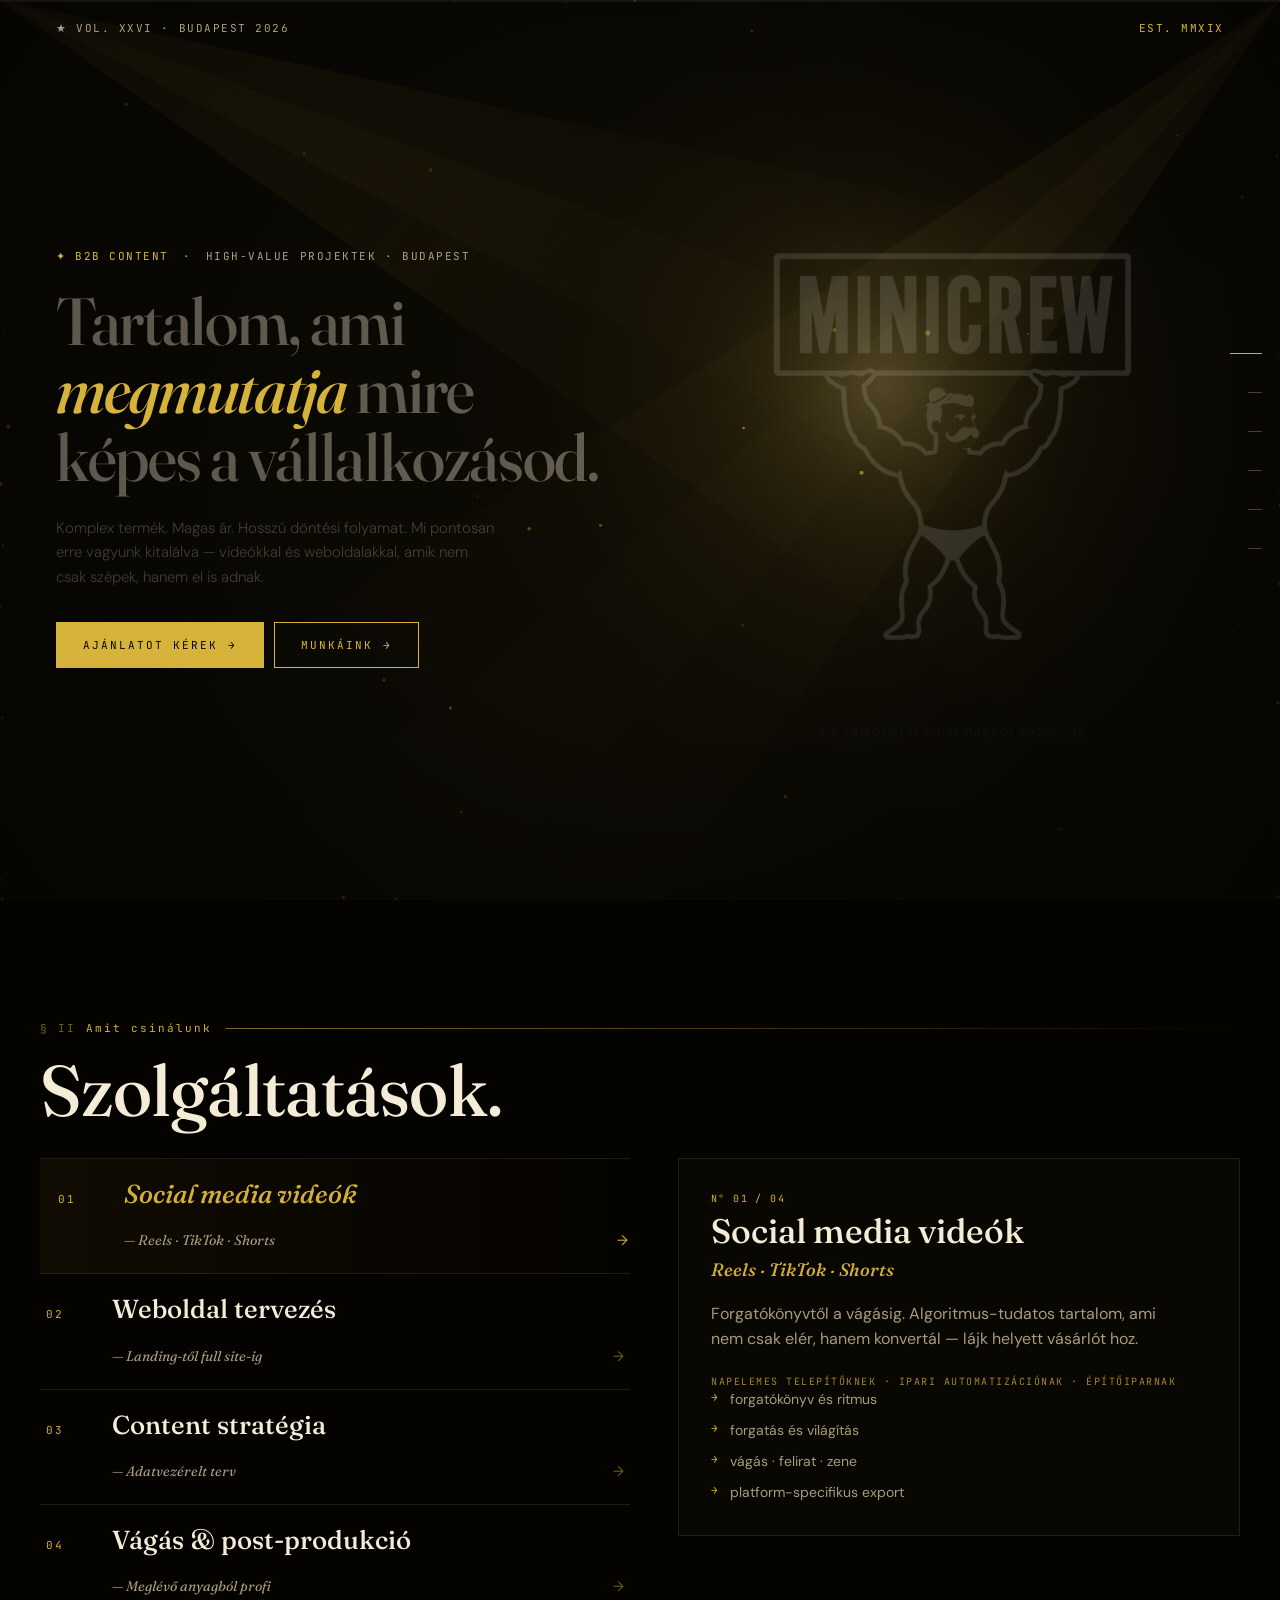
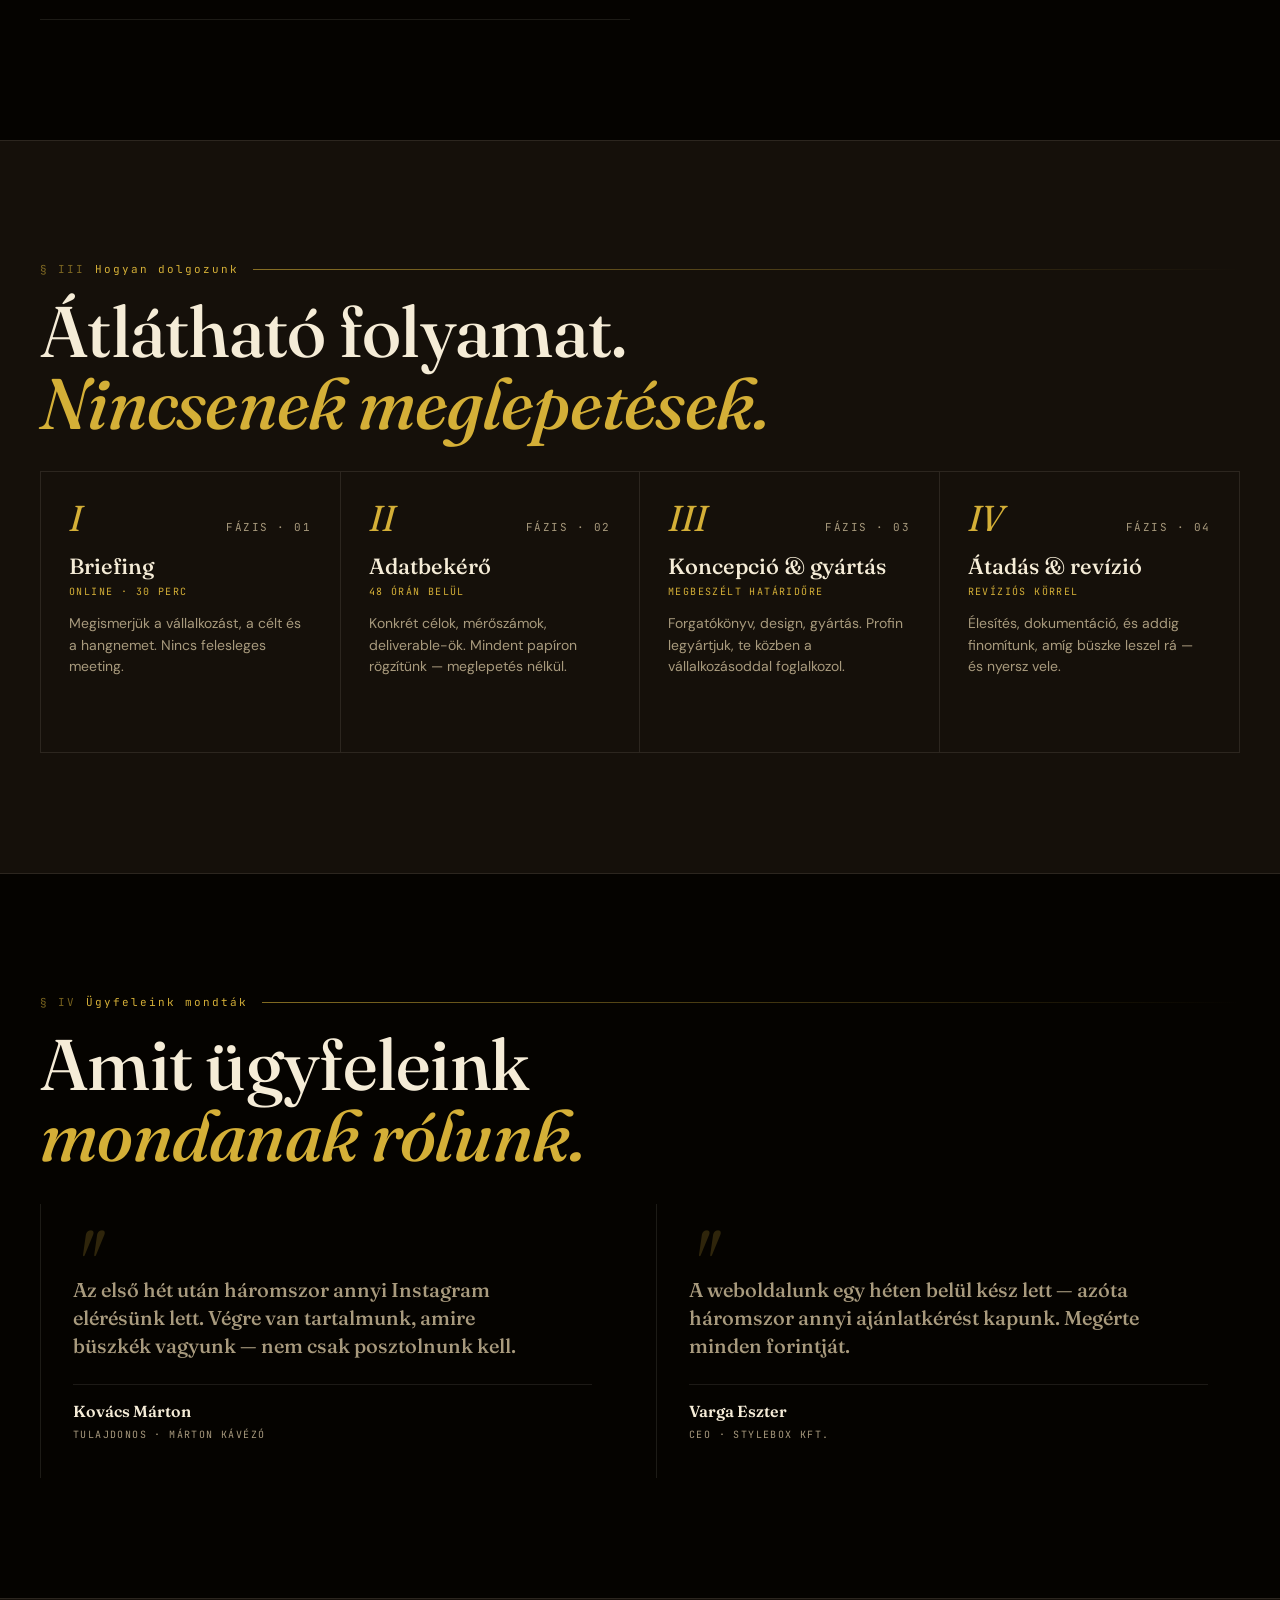
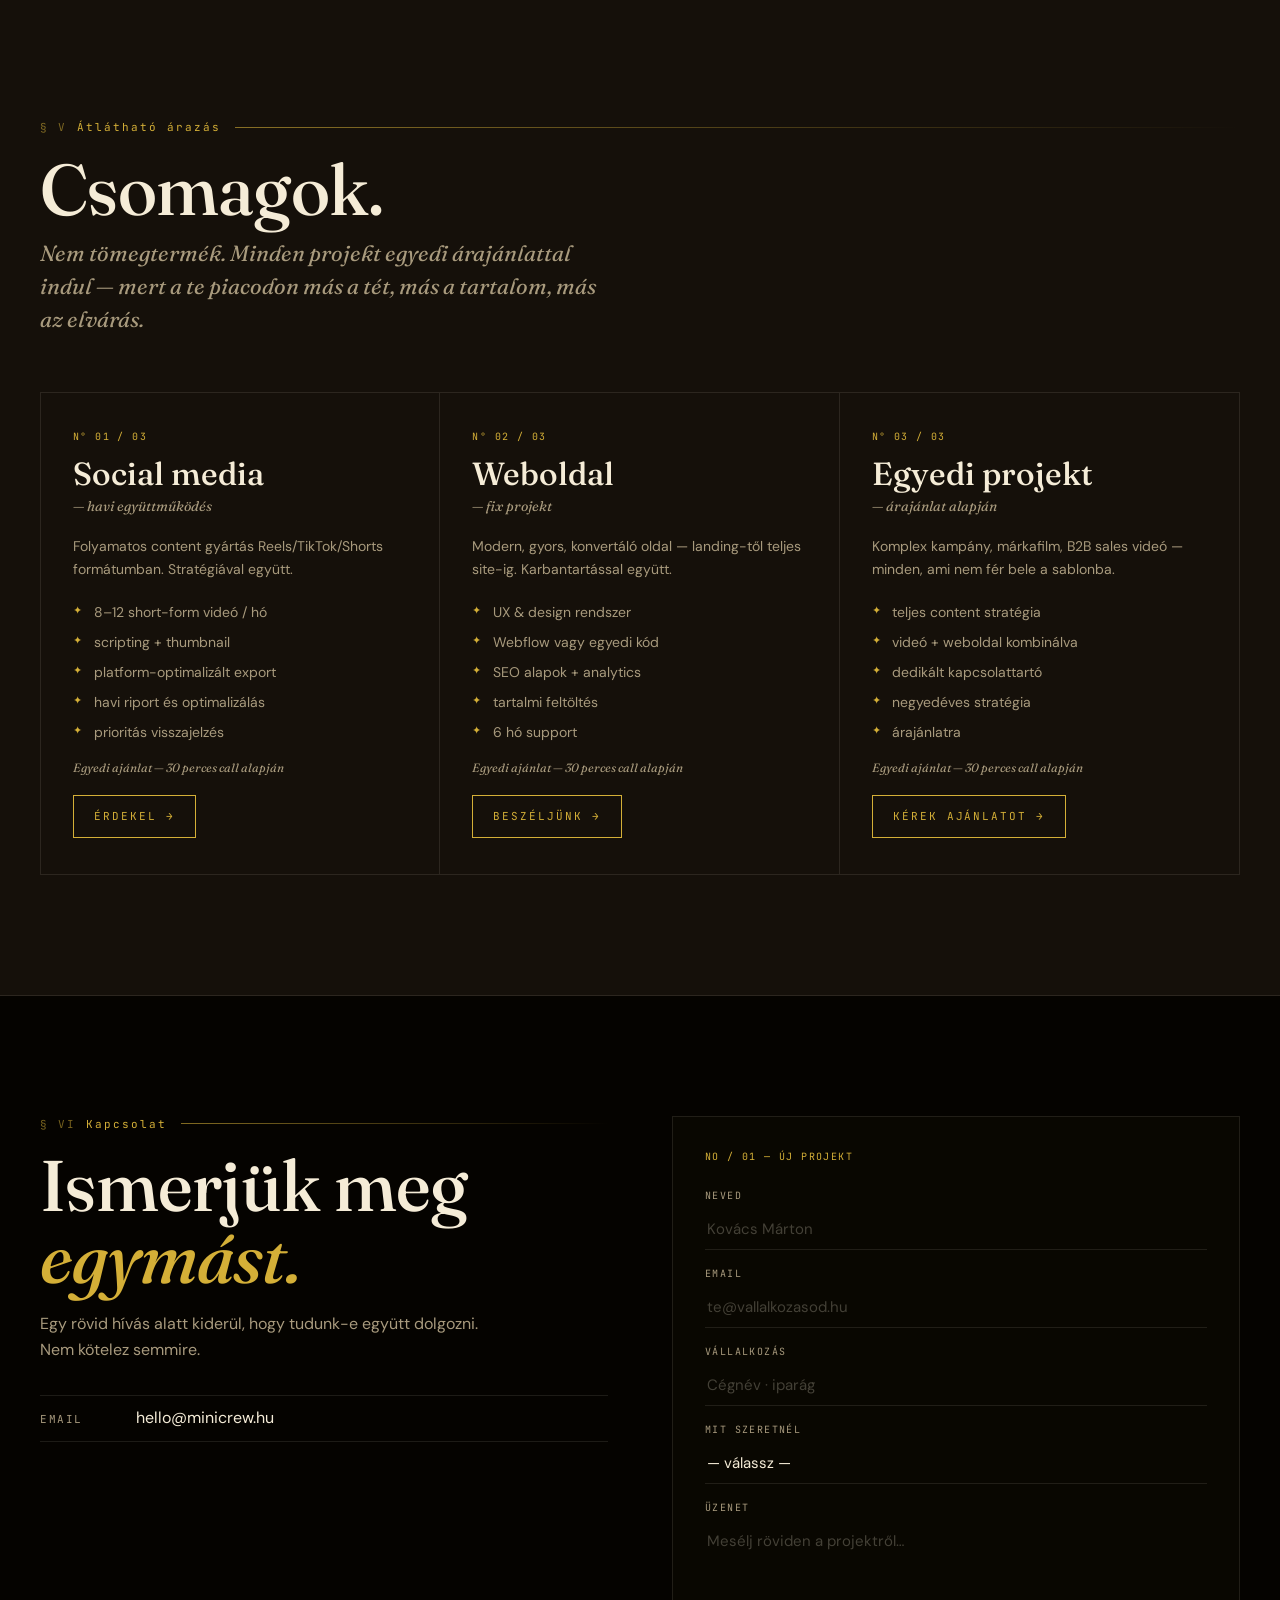
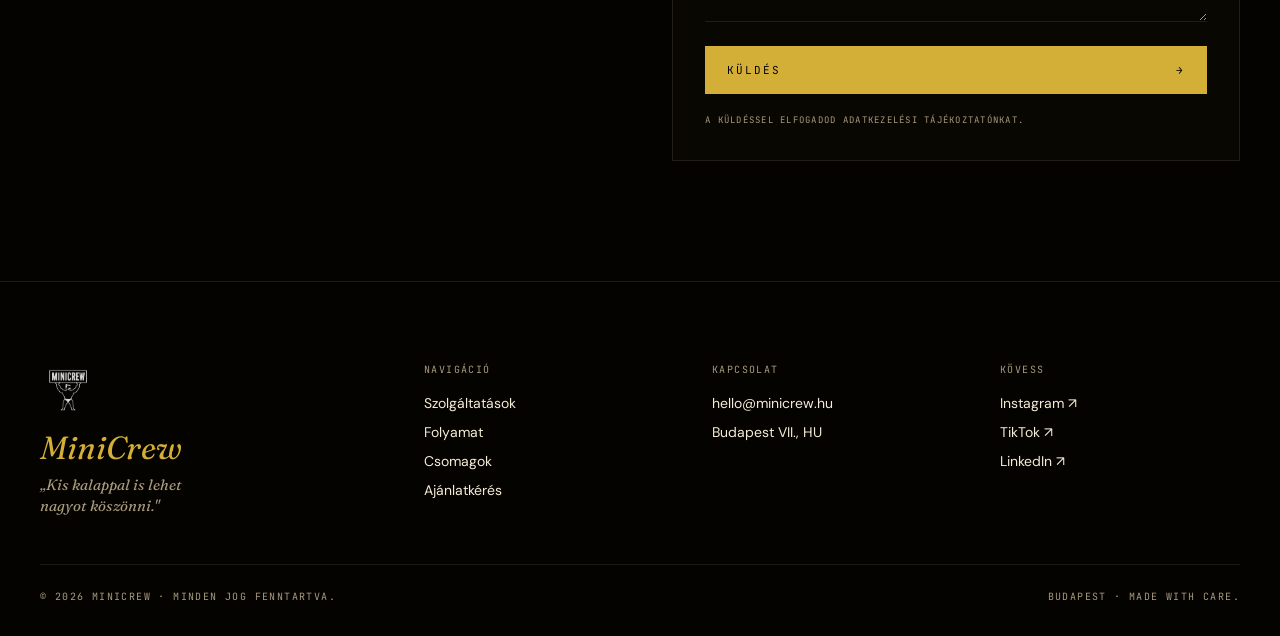
<file: index.html>
<!doctype html>
<html lang="hu">
<head>
<meta charset="utf-8">
<meta name="viewport" content="width=device-width, initial-scale=1">
<title>MiniCrew · Tartalom, ami megmutatja mire képes a vállalkozásod.</title>
<meta name="description" content="MiniCrew — B2B kreatív stúdió Budapestről. Social media videók, Reels, TikTok és brand identity ipari, napelemes és építőipari cégeknek. Kis csapat, nagy hatás.">
<meta name="keywords" content="social media videó, kreatív ügynökség, B2B content, Reels, TikTok, brand identity, Budapest, ipari marketing, napelemes marketing, építőipari marketing">
<meta name="author" content="MiniCrew">
<meta name="robots" content="index, follow">
<link rel="canonical" href="https://minicrew.hu/">

<!-- Open Graph -->
<meta property="og:type" content="website">
<meta property="og:site_name" content="MiniCrew">
<meta property="og:url" content="https://minicrew.hu/">
<meta property="og:title" content="MiniCrew · Kreatív Videó & Tartalom Ügynökség">
<meta property="og:description" content="Social media videók és brand identity B2B cégeknek — ipari automatizáció, napelemes telepítők, építőipar.">
<meta property="og:image" content="https://minicrew.hu/logo.png">
<meta property="og:locale" content="hu_HU">

<!-- Twitter Card -->
<meta name="twitter:card" content="summary_large_image">
<meta name="twitter:title" content="MiniCrew · Kreatív Videó & Tartalom Ügynökség">
<meta name="twitter:description" content="Social media videók és brand identity B2B cégeknek — ipari automatizáció, napelemes telepítők, építőipar.">
<meta name="twitter:image" content="https://minicrew.hu/logo.png">

<!-- Favicon -->
<link rel="icon" href="/minicrew_fav.png" type="image/png">
<link rel="apple-touch-icon" href="/minicrew_fav.png">

<!-- Structured data -->
<script type="application/ld+json">
{
  "@context": "https://schema.org",
  "@type": "LocalBusiness",
  "name": "MiniCrew",
  "description": "B2B kreatív stúdió — social media videók és brand identity ipari cégeknek.",
  "url": "https://minicrew.hu",
  "logo": "https://minicrew.hu/logo.png",
  "address": {
    "@type": "PostalAddress",
    "addressLocality": "Budapest",
    "addressCountry": "HU"
  }
}
</script>

<link rel="preconnect" href="https://fonts.googleapis.com">
<link rel="preconnect" href="https://fonts.gstatic.com" crossorigin>
<link href="https://fonts.googleapis.com/css2?family=Fraunces:ital,opsz,wght@0,9..144,400;0,9..144,500;0,9..144,700;1,9..144,400;1,9..144,500;1,9..144,700&family=DM+Sans:wght@300;400;500;600&family=JetBrains+Mono:wght@400;500&display=swap" rel="stylesheet">

<style>
:root{
  --ink-0:#050300;--ink-1:#0a0703;--ink-warm:#15100a;
  --gold:#d4af37;--gold-deep:#a6822a;--cream:#f5ecd7;--cream-dim:#a89a7d;
  --line:rgba(245,236,215,.10);
  --serif:'Fraunces','Cormorant Garamond',Georgia,serif;
  --sans:'DM Sans',system-ui,sans-serif;
  --mono:'JetBrains Mono','IBM Plex Mono',ui-monospace,monospace;
}
*{box-sizing:border-box;margin:0;padding:0}
html,body{background:#050300;color:var(--cream);font-family:var(--sans);font-size:16px;line-height:1.5;-webkit-font-smoothing:antialiased;overflow-x:hidden}
body{min-height:100vh}
a{color:inherit;text-decoration:none}
button{font:inherit;color:inherit;background:none;border:0;cursor:pointer}
img,svg{display:block;max-width:100%}

.grain{position:fixed;inset:0;pointer-events:none;z-index:1;opacity:.18;background-image:url("data:image/svg+xml;utf8,<svg xmlns='http://www.w3.org/2000/svg' width='240' height='240'><filter id='n'><feTurbulence type='fractalNoise' baseFrequency='0.9' numOctaves='2' stitchTiles='stitch'/><feColorMatrix values='0 0 0 0 0.96  0 0 0 0 0.93  0 0 0 0 0.84  0 0 0 0.6 0'/></filter><rect width='100%25' height='100%25' filter='url(%23n)'/></svg>");mix-blend-mode:overlay}

.serif{font-family:var(--serif);font-weight:500}
.serif-it{font-family:var(--serif);font-weight:500;font-style:italic}
.mono{font-family:var(--mono);text-transform:uppercase;letter-spacing:.14em;font-size:11px}
.cream-dim{color:var(--cream-dim)}

::-webkit-scrollbar{width:10px}::-webkit-scrollbar-track{background:var(--ink-0)}::-webkit-scrollbar-thumb{background:var(--gold-deep);border:2px solid var(--ink-0)}
::selection{background:var(--gold);color:var(--ink-0)}

.container{max-width:1320px;margin:0 auto;padding:0 40px}
@media(max-width:720px){.container{padding:0 20px}}

/* Progress */
.mc-progress{position:fixed;top:0;left:0;right:0;height:2px;z-index:100;background:rgba(245,236,215,.06)}
.mc-progress>div{height:100%;background:var(--gold);transform-origin:left;transform:scaleX(0);transition:transform .12s linear}

/* Eyebrow */
.mc-eyebrow-wrap{display:flex;align-items:center;gap:14px;margin-bottom:14px}
.mc-eyebrow-text{font-family:var(--mono);font-size:11px;color:var(--gold);letter-spacing:0.18em}
.mc-eyebrow-no{margin-right:10px;opacity:.55}
.mc-eyebrow-rule{flex:1;height:1px;background:linear-gradient(to right,rgba(212,175,55,.6),transparent)}

/* Spotlight (CTA) */
.mc-hero-spot{position:relative;isolation:isolate}
.mc-hero-spot::before{content:"";position:absolute;inset:0;pointer-events:none;z-index:0;background:radial-gradient(420px circle at var(--mx,50%) var(--my,50%),rgba(212,175,55,.16) 0%,rgba(212,175,55,.05) 30%,transparent 60%);opacity:var(--mi,0);transition:opacity .25s}
.mc-hero-spot::after{content:"";position:absolute;inset:0;pointer-events:none;z-index:0;background-image:radial-gradient(circle at center,rgba(245,236,215,.05) 1px,transparent 1.4px);background-size:14px 14px;-webkit-mask-image:radial-gradient(380px circle at var(--mx,50%) var(--my,50%),#000 0%,transparent 60%);mask-image:radial-gradient(380px circle at var(--mx,50%) var(--my,50%),#000 0%,transparent 60%);opacity:var(--mi,0);transition:opacity .3s}

/* Hero */
.mc-hero-v2{position:relative;width:100%;height:100svh;min-height:640px;max-height:900px;overflow:hidden;background:#050300;isolation:isolate}
.mc-hero-canvas{position:absolute;inset:0;z-index:1;pointer-events:none}
.mc-hero-top{position:absolute;top:20px;left:0;right:0;z-index:3;display:flex;justify-content:space-between;padding:0 56px;font-size:10px;letter-spacing:.18em}
.mc-hero-grid{position:relative;z-index:3;max-width:1280px;margin:0 auto;display:grid;grid-template-columns:1.1fr 1fr;gap:24px;height:100%;padding:64px 56px 48px;align-items:center}
.mc-hero-eyebrow{display:flex;gap:14px;align-items:center;margin-bottom:24px;font-size:10px;letter-spacing:.18em;flex-wrap:wrap}
.mc-hero-h1{font-family:var(--serif);font-size:clamp(40px,5.2vw,76px);line-height:1.02;letter-spacing:-.02em;font-weight:500;margin-bottom:24px;color:rgba(245,236,215,.34);transition:color .15s ease;font-variation-settings:"opsz" 100}
.mc-hero-h1 em{font-style:italic;color:var(--gold)}
.mc-hero-desc{font-size:15px;line-height:1.65;max-width:440px;margin-bottom:32px;color:rgba(245,236,215,.22);font-weight:300;transition:color .15s ease}
.mc-hero-actions{display:flex;gap:10px;flex-wrap:wrap}
.mc-hero-right{position:relative;display:flex;flex-direction:column;align-items:center;justify-content:center;height:100%}
.mc-hero-logo{width:auto;height:min(76vh,540px);max-width:100%;opacity:.12;mix-blend-mode:screen;filter:brightness(2.6) contrast(1.15);transition:opacity .15s ease;display:block;object-fit:contain}
.mc-hero-easter{font-size:14px;color:var(--cream);font-style:italic;font-family:var(--sans);letter-spacing:0.05em;text-align:center;margin-top:6px;pointer-events:none;opacity:0.03;transition:opacity .15s ease;mix-blend-mode:screen;filter:brightness(2.6) contrast(1.15);text-decoration:underline;text-decoration-color:rgba(212,175,55,0.55);text-underline-offset:4px;text-decoration-thickness:1px}
@media(max-width:900px){
  .mc-hero-v2{height:auto;min-height:100svh;max-height:none}
  .mc-hero-top{padding:0 22px}
  .mc-hero-grid{grid-template-columns:1fr;padding:96px 22px 60px;gap:24px;height:auto}
  .mc-hero-right{order:-1;height:200px}
  .mc-hero-logo{height:200px;opacity:.16}
}

/* Buttons */
.mc-btn{position:relative;display:inline-flex;align-items:center;gap:10px;padding:14px 26px;background:var(--gold);color:var(--ink-0);font-family:var(--mono);font-size:11px;letter-spacing:.18em;text-transform:uppercase;border:1px solid var(--gold);cursor:pointer;transition:transform .25s,box-shadow .25s}
.mc-btn:hover{transform:translateY(-1px);box-shadow:0 8px 24px rgba(212,175,55,.25)}
.mc-btn .mc-btn-arrow{transition:transform .25s}
.mc-btn:hover .mc-btn-arrow{transform:translateX(4px)}
.mc-btn-ghost{background:transparent;color:var(--gold)}
.mc-btn-ghost:hover{background:rgba(212,175,55,.08)}

/* Floating Nav */
.mc-fnav{position:fixed;right:18px;top:50%;transform:translateY(-50%);z-index:60}
.mc-fnav-list{list-style:none;padding:0;margin:0;display:flex;flex-direction:column;gap:14px;align-items:flex-end}
.mc-fnav-item a{display:inline-flex;align-items:center;gap:12px;padding:4px 0;font-family:var(--mono);font-size:10px;letter-spacing:.18em;color:var(--cream-dim);transition:color .25s;white-space:nowrap;flex-direction:row-reverse}
.mc-fnav-item.active a{color:var(--gold)}
.mc-fnav-line{height:1px;background:currentColor;opacity:.4;width:14px;transition:width .3s ease,opacity .3s ease;flex-shrink:0}
.mc-fnav-item.active .mc-fnav-line{width:32px;opacity:1}
.mc-fnav-item.expanded .mc-fnav-line{opacity:.8}
.mc-fnav-label{max-width:0;overflow:hidden;opacity:0;transition:max-width .3s ease,opacity .3s ease;text-transform:uppercase}
.mc-fnav-item.expanded .mc-fnav-label{max-width:200px;opacity:1}
@media(max-width:760px){.mc-fnav{right:8px}.mc-fnav-item .mc-fnav-label{display:none}}

/* Section base */
.mc-section{padding:120px 0;position:relative}
@media(max-width:760px){.mc-section{padding:72px 0}}
.mc-h2{font-family:var(--serif);font-size:clamp(40px,5.6vw,84px);line-height:1;letter-spacing:-.01em;margin:18px 0 12px;max-width:1100px;font-weight:500}
.mc-h2 em{color:var(--gold);font-style:italic}
.mc-h2-sub{font-family:var(--serif);font-style:italic;font-size:clamp(17px,1.8vw,22px);max-width:580px;margin-bottom:56px}

/* Services */
.mc-svc-grid{display:grid;grid-template-columns:1.05fr 1fr;gap:48px;align-items:start;margin-top:32px}
@media(max-width:960px){.mc-svc-grid{grid-template-columns:1fr;gap:32px}}
.mc-svc-list{list-style:none;padding:0;margin:0;border-top:1px solid var(--line)}
.mc-svc-item{display:grid;grid-template-columns:48px 1fr auto;align-items:baseline;gap:18px;padding:22px 6px;border-bottom:1px solid var(--line);cursor:pointer;transition:padding-left .3s,background .3s}
.mc-svc-item:hover,.mc-svc-item.open{padding-left:18px;background:linear-gradient(to right,rgba(212,175,55,.05),transparent)}
.mc-svc-no{color:var(--gold);font-size:11px}
.mc-svc-t{font-size:26px;line-height:1.05;font-weight:500;font-family:var(--serif)}
.mc-svc-item.open .mc-svc-t{color:var(--gold);font-style:italic}
.mc-svc-hu{font-size:14px;grid-column:2;margin-top:4px;font-family:var(--serif);font-style:italic;color:var(--cream-dim)}
.mc-svc-arrow{color:var(--gold);font-size:14px;opacity:.5;transition:opacity .25s,transform .25s}
.mc-svc-item.open .mc-svc-arrow,.mc-svc-item:hover .mc-svc-arrow{opacity:1;transform:translateX(4px)}
@media(max-width:720px){.mc-svc-item{grid-template-columns:40px 1fr auto}.mc-svc-t{font-size:22px}.mc-svc-hu{font-size:13px}}
.mc-svc-detail{border:1px solid var(--line);padding:32px;position:sticky;top:80px;max-height:calc(100vh - 120px);overflow-y:auto;animation:mc-fade .35s ease;background:rgba(212,175,55,0.02)}
@keyframes mc-fade{from{opacity:0;transform:translateY(6px)}to{opacity:1;transform:none}}
.mc-svc-detail-no{color:var(--gold);font-size:10px;font-family:var(--mono);text-transform:uppercase;letter-spacing:.14em}
.mc-svc-detail-t{font-size:34px;line-height:1.05;margin:8px 0 6px;font-weight:500;font-family:var(--serif)}
.mc-svc-detail-hu{font-size:18px;color:var(--gold);margin-bottom:18px;font-family:var(--serif);font-style:italic}
.mc-svc-detail-body{margin-bottom:22px;max-width:480px;line-height:1.6;color:var(--cream-dim)}
.mc-svc-bullets{list-style:none;padding:0;margin:0;display:grid;gap:10px}
.mc-svc-bullets li{display:flex;gap:10px;color:var(--cream-dim);font-size:14px}
.mc-svc-bul-mark{color:var(--gold);font-family:var(--mono);text-transform:uppercase;letter-spacing:.14em;font-size:11px}
.mc-svc-qualifier{display:block;font-size:10px;color:var(--gold);letter-spacing:0.15em;opacity:0.75;font-variant:small-caps;text-transform:uppercase;margin-top:16px;font-family:var(--mono)}

/* Process */
.mc-process{background:var(--ink-warm);border-block:1px solid var(--line)}
.mc-process-row{display:grid;grid-template-columns:repeat(4,1fr);gap:0;border:1px solid var(--line);margin-top:32px}
@media(max-width:900px){.mc-process-row{grid-template-columns:1fr 1fr}}
@media(max-width:560px){.mc-process-row{grid-template-columns:1fr}}
.mc-process-cell{padding:32px 28px;border-right:1px solid var(--line);transition:opacity .8s ease,transform .8s ease,background .25s ease;display:flex;flex-direction:column;min-height:280px}
.mc-process-cell:last-child{border-right:0}
.mc-process-cell:hover{background:rgba(212,175,55,0.04)}
@media(max-width:900px){.mc-process-cell:nth-child(2){border-right:0}.mc-process-cell:nth-child(1),.mc-process-cell:nth-child(2){border-bottom:1px solid var(--line)}}
@media(max-width:560px){.mc-process-cell{border-right:0;border-bottom:1px solid var(--line)}.mc-process-cell:last-child{border-bottom:0}}
.mc-process-cell-top{display:flex;align-items:baseline;justify-content:space-between;margin-bottom:18px}
.mc-process-roman{font-size:36px;color:var(--gold);line-height:.8;font-family:var(--serif);font-style:italic}
.mc-process-cell-t{font-size:22px;line-height:1.1;margin-bottom:6px;font-weight:500;font-family:var(--serif)}
.mc-process-cell-time{color:var(--gold);font-size:10px;margin-bottom:14px;font-family:var(--mono);text-transform:uppercase;letter-spacing:.14em}
.mc-process-cell-d{font-size:14px;line-height:1.55;color:var(--cream-dim)}

/* Testimonials */
.mc-testi-row{display:grid;grid-template-columns:1fr 1fr;gap:32px;margin-top:32px}
@media(max-width:760px){.mc-testi-row{grid-template-columns:1fr}}
.mc-testi{position:relative;padding:36px 32px;border-left:1px solid var(--line);transition:border-color .35s ease,background .35s ease;cursor:default}
.mc-testi::before{content:"";position:absolute;inset:0;background:linear-gradient(135deg,rgba(212,175,55,0.06),rgba(212,175,55,0));opacity:0;transition:opacity .35s ease;pointer-events:none}
.mc-testi:hover{border-left-color:var(--gold)}
.mc-testi:hover::before{opacity:1}
.mc-testi:hover .mc-testi-mark{color:var(--gold);opacity:.5;transform:scale(1.05)}
.mc-testi:hover .mc-testi-quote{color:var(--cream)}
.mc-testi-mark{font-size:80px;color:var(--gold);opacity:.2;line-height:.6;margin-bottom:-12px;transition:opacity .35s,transform .35s,color .35s;transform-origin:left top;font-family:var(--serif);font-style:italic}
.mc-testi-quote{font-family:var(--serif);font-size:20px;line-height:1.4;color:var(--cream-dim);margin-bottom:24px;max-width:480px;transition:color .35s;position:relative;z-index:1}
.mc-testi-by{padding-top:14px;border-top:1px solid var(--line);position:relative;z-index:1}
.mc-testi-name{font-size:16px;font-weight:600;color:var(--cream);font-family:var(--serif)}
.mc-testi-role{font-size:10px;margin-top:4px;font-family:var(--mono);text-transform:uppercase;letter-spacing:.14em;color:var(--cream-dim)}

/* Pricing */
.mc-pricing{background:var(--ink-warm);border-block:1px solid var(--line)}
.mc-pricing-row{display:grid;grid-template-columns:repeat(3,1fr);gap:0;border:1px solid var(--line);margin-top:32px}
@media(max-width:900px){.mc-pricing-row{grid-template-columns:1fr}}
.mc-plan{padding:36px 32px;border-right:1px solid var(--line);display:flex;flex-direction:column;transition:background .25s ease}
.mc-plan:last-child{border-right:0}
.mc-plan:hover{background:rgba(212,175,55,0.04)}
@media(max-width:900px){.mc-plan{border-right:0;border-bottom:1px solid var(--line)}.mc-plan:last-child{border-bottom:0}}
.mc-plan-no{color:var(--gold);font-size:10px;margin-bottom:14px;font-family:var(--mono);text-transform:uppercase;letter-spacing:.14em}
.mc-plan-name{font-size:32px;line-height:1;margin-bottom:6px;font-weight:500;font-family:var(--serif)}
.mc-plan-sub{font-size:14px;margin-bottom:18px;font-family:var(--serif);font-style:italic;color:var(--cream-dim)}
.mc-plan-desc{font-size:14px;line-height:1.6;margin-bottom:22px;color:var(--cream-dim)}
.mc-plan-points{list-style:none;padding:0;margin:0 0 12px;display:grid;gap:9px;flex:1}
.mc-plan-points li{display:flex;gap:10px;color:var(--cream-dim);font-size:14px}
.mc-plan-point-mark{color:var(--gold);font-family:var(--mono);text-transform:uppercase;letter-spacing:.14em;font-size:11px}
.mc-plan-price-note{font-size:12px;color:var(--cream-dim);font-style:italic;font-family:var(--serif);margin-bottom:18px;padding-top:4px}
.mc-plan-cta{align-self:flex-start;display:inline-flex;align-items:center;gap:8px;padding:12px 20px;border:1px solid var(--gold);color:var(--gold);font-size:11px;letter-spacing:.18em;text-transform:uppercase;font-family:var(--mono);transition:background .25s,color .25s}
.mc-plan-cta:hover{background:var(--gold);color:var(--ink-0)}

/* CTA */
.mc-cta{background:#050300}
.mc-cta-grid{display:grid;grid-template-columns:1fr 1fr;gap:64px;align-items:start;position:relative;z-index:2}
@media(max-width:900px){.mc-cta-grid{grid-template-columns:1fr;gap:32px}}
.mc-cta-desc{font-size:16px;line-height:1.6;max-width:440px;margin-bottom:32px;color:var(--cream-dim)}
.mc-cta-meta{list-style:none;padding:0;margin:0;display:grid;gap:14px}
.mc-cta-meta li{display:grid;grid-template-columns:80px 1fr;gap:16px;align-items:baseline;padding:10px 0;border-top:1px solid var(--line)}
.mc-cta-meta li:last-child{border-bottom:1px solid var(--line)}
.mc-cta-meta a{color:var(--cream);border-bottom:1px solid transparent;transition:border-color .2s}
.mc-cta-meta a:hover{border-color:var(--gold)}
.mc-cta-form{border:1px solid var(--line);padding:32px;display:grid;gap:16px;background:rgba(212,175,55,0.02)}
.mc-cta-form-no{color:var(--gold);font-size:10px;margin-bottom:8px;font-family:var(--mono);text-transform:uppercase;letter-spacing:.14em}
.mc-cta-field{display:grid;gap:6px}
.mc-cta-field span{font-size:10px;font-family:var(--mono);text-transform:uppercase;letter-spacing:.14em;color:var(--cream-dim)}
.mc-cta-field input,.mc-cta-field select,.mc-cta-field textarea{background:transparent;border:0;border-bottom:1px solid var(--line);padding:10px 2px;color:var(--cream);font-family:var(--sans);font-size:15px;transition:border-color .2s;width:100%}
.mc-cta-field select{appearance:none;cursor:pointer}
.mc-cta-field select option{background:#050300;color:var(--cream)}
.mc-cta-field textarea{resize:vertical;min-height:80px}
.mc-cta-field input::placeholder,.mc-cta-field textarea::placeholder{color:rgba(245,236,215,.25)}
.mc-cta-field input:focus,.mc-cta-field select:focus,.mc-cta-field textarea:focus{outline:none;border-color:var(--gold)}
.mc-cta-submit{display:inline-flex;align-items:center;justify-content:space-between;background:var(--gold);color:var(--ink-0);padding:16px 22px;font-family:var(--mono);font-size:11px;letter-spacing:.18em;text-transform:uppercase;border:0;cursor:pointer;transition:transform .25s,box-shadow .25s;margin-top:8px;width:100%}
.mc-cta-submit:hover:not(:disabled){transform:translateY(-1px);box-shadow:0 8px 24px rgba(212,175,55,.25)}
.mc-cta-submit:disabled{opacity:.6;cursor:not-allowed}
.mc-cta-fineprint{font-size:9px;color:var(--cream-dim);margin-top:4px;font-family:var(--mono);text-transform:uppercase;letter-spacing:.14em}
.mc-cta-sent{padding:24px 0;text-align:center;display:none}
.mc-cta-error{color:#e07070;font-size:13px;padding:10px 14px;border:1px solid rgba(224,112,112,.3);background:rgba(224,112,112,.05);display:none}
.mc-cta-hp{display:none}

/* Footer */
.mc-footer{padding:80px 0 32px;border-top:1px solid var(--line);background:#050300}
.mc-footer-grid{display:grid;grid-template-columns:1.4fr 1fr 1fr 1fr;gap:48px;padding-bottom:48px;border-bottom:1px solid var(--line)}
@media(max-width:760px){.mc-footer-grid{grid-template-columns:1fr 1fr;gap:32px}}
.mc-footer-brand{display:flex;flex-direction:column;gap:10px;align-items:flex-start}
.mc-footer-logo{width:56px;height:auto;opacity:.85;filter:brightness(2.2) contrast(1.1);margin-bottom:4px}
.mc-footer-mark{font-family:var(--serif);font-style:italic;font-size:32px;color:var(--gold);line-height:1}
.mc-footer-tag{font-family:var(--serif);font-style:italic;font-size:15px;line-height:1.4;max-width:240px;color:var(--cream-dim)}
.mc-footer-h{margin-bottom:16px;font-size:10px;font-family:var(--mono);text-transform:uppercase;letter-spacing:.14em;color:var(--cream-dim)}
.mc-footer-list{list-style:none;padding:0;margin:0;display:grid;gap:8px;font-size:14px}
.mc-footer-list a{border-bottom:1px solid transparent;transition:border-color .2s}
.mc-footer-list a:hover{border-color:var(--gold);color:var(--gold)}
.mc-footer-bot{display:flex;justify-content:space-between;padding-top:24px;flex-wrap:wrap;gap:14px;font-size:10px;font-family:var(--mono);text-transform:uppercase;letter-spacing:.14em;color:var(--cream-dim)}

/* Tweaks panel */
.twk-panel{position:fixed;right:16px;bottom:16px;z-index:9999;width:280px;max-height:calc(100vh - 32px);display:none;flex-direction:column;background:rgba(250,249,247,.9);color:#29261b;-webkit-backdrop-filter:blur(24px);backdrop-filter:blur(24px);border:.5px solid rgba(255,255,255,.6);border-radius:14px;box-shadow:0 12px 40px rgba(0,0,0,.18);font:11.5px/1.4 ui-sans-serif,system-ui,sans-serif;overflow:hidden}
.twk-panel.open{display:flex}
.twk-hd{display:flex;align-items:center;justify-content:space-between;padding:10px 8px 10px 14px;cursor:move;user-select:none;border-bottom:.5px solid rgba(0,0,0,.08)}
.twk-hd b{font-size:12px;font-weight:600}
.twk-x{appearance:none;border:0;background:transparent;color:rgba(41,38,27,.55);width:22px;height:22px;border-radius:6px;cursor:pointer;font-size:13px}
.twk-x:hover{background:rgba(0,0,0,.06)}
.twk-body{padding:8px 14px 14px;display:flex;flex-direction:column;gap:10px;overflow-y:auto}
.twk-row{display:flex;flex-direction:column;gap:5px}
.twk-row-h{flex-direction:row;align-items:center;justify-content:space-between;gap:10px}
.twk-lbl{display:flex;justify-content:space-between;align-items:baseline;color:rgba(41,38,27,.72)}
.twk-lbl span:first-child{font-weight:500}
.twk-val{color:rgba(41,38,27,.5)}
.twk-sect{font-size:10px;font-weight:600;letter-spacing:.06em;text-transform:uppercase;color:rgba(41,38,27,.45);padding-top:8px}
.twk-field{appearance:none;width:100%;height:26px;padding:0 8px;border:.5px solid rgba(0,0,0,.1);border-radius:7px;background:rgba(255,255,255,.7);color:inherit;font:inherit;outline:none}
.twk-slider{appearance:none;width:100%;height:4px;margin:6px 0;border-radius:999px;background:rgba(0,0,0,.12);outline:none}
.twk-slider::-webkit-slider-thumb{-webkit-appearance:none;width:14px;height:14px;border-radius:50%;background:#fff;border:.5px solid rgba(0,0,0,.12);box-shadow:0 1px 3px rgba(0,0,0,.2)}
</style>
</head>
<body>

<div class="grain"></div>
<div class="mc-progress" aria-hidden="true"><div id="js-progress"></div></div>

<nav class="mc-fnav" aria-label="Section navigation">
  <ol class="mc-fnav-list">
    <li class="mc-fnav-item" data-section="hero">
      <a href="#hero"><span class="mc-fnav-line" aria-hidden="true"></span><span class="mc-fnav-label">Bevezető</span></a>
    </li>
    <li class="mc-fnav-item" data-section="services">
      <a href="#services"><span class="mc-fnav-line" aria-hidden="true"></span><span class="mc-fnav-label">Szolgáltatás</span></a>
    </li>
    <li class="mc-fnav-item" data-section="process">
      <a href="#process"><span class="mc-fnav-line" aria-hidden="true"></span><span class="mc-fnav-label">Folyamat</span></a>
    </li>
    <li class="mc-fnav-item" data-section="results">
      <a href="#results"><span class="mc-fnav-line" aria-hidden="true"></span><span class="mc-fnav-label">Eredmények</span></a>
    </li>
    <li class="mc-fnav-item" data-section="pricing">
      <a href="#pricing"><span class="mc-fnav-line" aria-hidden="true"></span><span class="mc-fnav-label">Csomagok</span></a>
    </li>
    <li class="mc-fnav-item" data-section="cta">
      <a href="#cta"><span class="mc-fnav-line" aria-hidden="true"></span><span class="mc-fnav-label">Kapcsolat</span></a>
    </li>
  </ol>
</nav>

<main>

<!-- ── HERO ─────────────────────────────────────────────────────── -->
<section id="hero" class="mc-hero-v2">
  <canvas id="js-hero-canvas" class="mc-hero-canvas" aria-hidden="true"></canvas>

  <div class="mc-hero-top">
    <span class="mono cream-dim">★ Vol. XXVI · Budapest 2026</span>
    <span class="mono" style="color:var(--gold)">EST. MMXIX</span>
  </div>

  <div class="mc-hero-grid">
    <div class="mc-hero-left">
      <div class="mc-hero-eyebrow">
        <span class="mono" style="color:var(--gold)">✦ B2B CONTENT</span>
        <span class="mono cream-dim">·</span>
        <span class="mono cream-dim">HIGH-VALUE PROJEKTEK · BUDAPEST</span>
      </div>
      <h1 id="js-h1" class="mc-hero-h1 serif">
        Tartalom, ami<br><em>megmutatja</em> mire<br>képes a vállalkozásod.
      </h1>
      <p id="js-desc" class="mc-hero-desc">
        Komplex termék. Magas ár. Hosszú döntési folyamat.
        Mi pontosan erre vagyunk kitalálva — videókkal és weboldalakkal,
        amik nem csak szépek, hanem el is adnak.
      </p>
      <div class="mc-hero-actions">
        <a href="#cta" class="mc-btn"><span>Ajánlatot kérek</span><span class="mc-btn-arrow" aria-hidden="true">→</span></a>
        <a href="#services" class="mc-btn mc-btn-ghost"><span>Munkáink</span><span class="mc-btn-arrow" aria-hidden="true">→</span></a>
      </div>
    </div>
    <div class="mc-hero-right">
      <img id="js-logo" src="logo.png" alt="MiniCrew strongman" class="mc-hero-logo">
      <p id="js-easter" class="mc-hero-easter">Kis kalappal is lehet nagyot köszönni!</p>
    </div>
  </div>
</section>

<!-- ── SERVICES ──────────────────────────────────────────────────── -->
<section id="services" class="mc-section">
  <div class="container">
    <div class="mc-eyebrow-wrap">
      <span class="mc-eyebrow-text"><span class="mc-eyebrow-no">§ II</span>Amit csinálunk</span>
      <span class="mc-eyebrow-rule"></span>
    </div>
    <h2 class="mc-h2 serif">Szolgáltatások.</h2>

    <div class="mc-svc-grid">
      <ol class="mc-svc-list" id="js-svc-list">
        <li class="mc-svc-item open" data-svc="0">
          <span class="mc-svc-no mono">01</span>
          <span class="mc-svc-t">Social media videók</span>
          <span class="mc-svc-hu">— Reels · TikTok · Shorts</span>
          <span class="mc-svc-arrow">→</span>
        </li>
        <li class="mc-svc-item" data-svc="1">
          <span class="mc-svc-no mono">02</span>
          <span class="mc-svc-t">Weboldal tervezés</span>
          <span class="mc-svc-hu">— Landing-től full site-ig</span>
          <span class="mc-svc-arrow">→</span>
        </li>
        <li class="mc-svc-item" data-svc="2">
          <span class="mc-svc-no mono">03</span>
          <span class="mc-svc-t">Content stratégia</span>
          <span class="mc-svc-hu">— Adatvezérelt terv</span>
          <span class="mc-svc-arrow">→</span>
        </li>
        <li class="mc-svc-item" data-svc="3">
          <span class="mc-svc-no mono">04</span>
          <span class="mc-svc-t">Vágás &amp; post-produkció</span>
          <span class="mc-svc-hu">— Meglévő anyagból profi</span>
          <span class="mc-svc-arrow">→</span>
        </li>
      </ol>
      <article class="mc-svc-detail" id="js-svc-detail"></article>
    </div>
  </div>
</section>

<!-- ── PROCESS ───────────────────────────────────────────────────── -->
<section id="process" class="mc-section mc-process">
  <div class="container">
    <div class="mc-eyebrow-wrap">
      <span class="mc-eyebrow-text"><span class="mc-eyebrow-no">§ III</span>Hogyan dolgozunk</span>
      <span class="mc-eyebrow-rule"></span>
    </div>
    <h2 class="mc-h2 serif">Átlátható folyamat.<br><em>Nincsenek meglepetések.</em></h2>

    <div class="mc-process-row" id="js-process-row">
      <div class="mc-process-cell">
        <div class="mc-process-cell-top">
          <span class="mc-process-roman">I</span>
          <span class="mono cream-dim">FÁZIS · 01</span>
        </div>
        <h3 class="mc-process-cell-t serif">Briefing</h3>
        <div class="mc-process-cell-time mono">Online · 30 perc</div>
        <p class="mc-process-cell-d">Megismerjük a vállalkozást, a célt és a hangnemet. Nincs felesleges meeting.</p>
      </div>
      <div class="mc-process-cell">
        <div class="mc-process-cell-top">
          <span class="mc-process-roman">II</span>
          <span class="mono cream-dim">FÁZIS · 02</span>
        </div>
        <h3 class="mc-process-cell-t serif">Adatbekérő</h3>
        <div class="mc-process-cell-time mono">48 órán belül</div>
        <p class="mc-process-cell-d">Konkrét célok, mérőszámok, deliverable-ök. Mindent papíron rögzítünk — meglepetés nélkül.</p>
      </div>
      <div class="mc-process-cell">
        <div class="mc-process-cell-top">
          <span class="mc-process-roman">III</span>
          <span class="mono cream-dim">FÁZIS · 03</span>
        </div>
        <h3 class="mc-process-cell-t serif">Koncepció &amp; gyártás</h3>
        <div class="mc-process-cell-time mono">Megbeszélt határidőre</div>
        <p class="mc-process-cell-d">Forgatókönyv, design, gyártás. Profin legyártjuk, te közben a vállalkozásoddal foglalkozol.</p>
      </div>
      <div class="mc-process-cell">
        <div class="mc-process-cell-top">
          <span class="mc-process-roman">IV</span>
          <span class="mono cream-dim">FÁZIS · 04</span>
        </div>
        <h3 class="mc-process-cell-t serif">Átadás &amp; revízió</h3>
        <div class="mc-process-cell-time mono">Revíziós körrel</div>
        <p class="mc-process-cell-d">Élesítés, dokumentáció, és addig finomítunk, amíg büszke leszel rá — és nyersz vele.</p>
      </div>
    </div>
  </div>
</section>

<!-- ── RESULTS ───────────────────────────────────────────────────── -->
<section id="results" class="mc-section">
  <div class="container">
    <div class="mc-eyebrow-wrap">
      <span class="mc-eyebrow-text"><span class="mc-eyebrow-no">§ IV</span>Ügyfeleink mondták</span>
      <span class="mc-eyebrow-rule"></span>
    </div>
    <h2 class="mc-h2 serif">Amit ügyfeleink<br><em>mondanak rólunk.</em></h2>

    <div class="mc-testi-row">
      <article class="mc-testi">
        <div class="mc-testi-mark" aria-hidden="true">"</div>
        <p class="mc-testi-quote serif">Az első hét után háromszor annyi Instagram elérésünk lett. Végre van tartalmunk, amire büszkék vagyunk — nem csak posztolnunk kell.</p>
        <div class="mc-testi-by">
          <div class="mc-testi-name serif">Kovács Márton</div>
          <div class="mc-testi-role mono cream-dim">Tulajdonos · Márton Kávézó</div>
        </div>
      </article>
      <article class="mc-testi">
        <div class="mc-testi-mark" aria-hidden="true">"</div>
        <p class="mc-testi-quote serif">A weboldalunk egy héten belül kész lett — azóta háromszor annyi ajánlatkérést kapunk. Megérte minden forintját.</p>
        <div class="mc-testi-by">
          <div class="mc-testi-name serif">Varga Eszter</div>
          <div class="mc-testi-role mono cream-dim">CEO · StyleBox Kft.</div>
        </div>
      </article>
    </div>
  </div>
</section>

<!-- ── PRICING ───────────────────────────────────────────────────── -->
<section id="pricing" class="mc-section mc-pricing">
  <div class="container">
    <div class="mc-eyebrow-wrap">
      <span class="mc-eyebrow-text"><span class="mc-eyebrow-no">§ V</span>Átlátható árazás</span>
      <span class="mc-eyebrow-rule"></span>
    </div>
    <h2 class="mc-h2 serif">Csomagok.</h2>
    <p class="mc-h2-sub cream-dim">
      Nem tömegtermék. Minden projekt egyedi árajánlattal indul —
      mert a te piacodon más a tét, más a tartalom, más az elvárás.
    </p>

    <div class="mc-pricing-row">
      <article class="mc-plan">
        <div class="mc-plan-no mono">N° 01 / 03</div>
        <h3 class="mc-plan-name serif">Social media</h3>
        <div class="mc-plan-sub">— havi együttműködés</div>
        <p class="mc-plan-desc">Folyamatos content gyártás Reels/TikTok/Shorts formátumban. Stratégiával együtt.</p>
        <ul class="mc-plan-points">
          <li><span class="mc-plan-point-mark mono">✦</span> 8–12 short-form videó / hó</li>
          <li><span class="mc-plan-point-mark mono">✦</span> scripting + thumbnail</li>
          <li><span class="mc-plan-point-mark mono">✦</span> platform-optimalizált export</li>
          <li><span class="mc-plan-point-mark mono">✦</span> havi riport és optimalizálás</li>
          <li><span class="mc-plan-point-mark mono">✦</span> prioritás visszajelzés</li>
        </ul>
        <div class="mc-plan-price-note">Egyedi ajánlat — 30 perces call alapján</div>
        <a href="#cta" class="mc-plan-cta">Érdekel →</a>
      </article>
      <article class="mc-plan">
        <div class="mc-plan-no mono">N° 02 / 03</div>
        <h3 class="mc-plan-name serif">Weboldal</h3>
        <div class="mc-plan-sub">— fix projekt</div>
        <p class="mc-plan-desc">Modern, gyors, konvertáló oldal — landing-től teljes site-ig. Karbantartással együtt.</p>
        <ul class="mc-plan-points">
          <li><span class="mc-plan-point-mark mono">✦</span> UX &amp; design rendszer</li>
          <li><span class="mc-plan-point-mark mono">✦</span> Webflow vagy egyedi kód</li>
          <li><span class="mc-plan-point-mark mono">✦</span> SEO alapok + analytics</li>
          <li><span class="mc-plan-point-mark mono">✦</span> tartalmi feltöltés</li>
          <li><span class="mc-plan-point-mark mono">✦</span> 6 hó support</li>
        </ul>
        <div class="mc-plan-price-note">Egyedi ajánlat — 30 perces call alapján</div>
        <a href="#cta" class="mc-plan-cta">Beszéljünk →</a>
      </article>
      <article class="mc-plan">
        <div class="mc-plan-no mono">N° 03 / 03</div>
        <h3 class="mc-plan-name serif">Egyedi projekt</h3>
        <div class="mc-plan-sub">— árajánlat alapján</div>
        <p class="mc-plan-desc">Komplex kampány, márkafilm, B2B sales videó — minden, ami nem fér bele a sablonba.</p>
        <ul class="mc-plan-points">
          <li><span class="mc-plan-point-mark mono">✦</span> teljes content stratégia</li>
          <li><span class="mc-plan-point-mark mono">✦</span> videó + weboldal kombinálva</li>
          <li><span class="mc-plan-point-mark mono">✦</span> dedikált kapcsolattartó</li>
          <li><span class="mc-plan-point-mark mono">✦</span> negyedéves stratégia</li>
          <li><span class="mc-plan-point-mark mono">✦</span> árajánlatra</li>
        </ul>
        <div class="mc-plan-price-note">Egyedi ajánlat — 30 perces call alapján</div>
        <a href="#cta" class="mc-plan-cta">Kérek ajánlatot →</a>
      </article>
    </div>
  </div>
</section>

<!-- ── CTA ───────────────────────────────────────────────────────── -->
<section id="cta" class="mc-section mc-cta mc-hero-spot">
  <div class="container mc-cta-grid">
    <div class="mc-cta-left">
      <div class="mc-eyebrow-wrap">
        <span class="mc-eyebrow-text"><span class="mc-eyebrow-no">§ VI</span>Kapcsolat</span>
        <span class="mc-eyebrow-rule"></span>
      </div>
      <h2 class="mc-h2 serif" style="margin-bottom:18px">Ismerjük meg<br><em>egymást.</em></h2>
      <p class="mc-cta-desc">
        Egy rövid hívás alatt kiderül, hogy tudunk-e együtt dolgozni. Nem kötelez semmire.
      </p>
      <ul class="mc-cta-meta">
        <li>
          <span class="mono cream-dim">EMAIL</span>
          <a href="mailto:hello@minicrew.hu">hello@minicrew.hu</a>
        </li>
      </ul>
    </div>

    <form id="js-cta-form" class="mc-cta-form">
      <div class="mc-cta-form-no mono">No / 01 — Új projekt</div>
      <input type="text" name="_gotcha" class="mc-cta-hp" tabindex="-1" autocomplete="off">

      <label class="mc-cta-field">
        <span>Neved</span>
        <input type="text" name="name" required placeholder="Kovács Márton">
      </label>
      <label class="mc-cta-field">
        <span>Email</span>
        <input type="email" name="email" required placeholder="te@vallalkozasod.hu">
      </label>
      <label class="mc-cta-field">
        <span>Vállalkozás</span>
        <input type="text" name="company" placeholder="Cégnév · iparág">
      </label>
      <label class="mc-cta-field">
        <span>Mit szeretnél</span>
        <select name="service">
          <option value="" disabled selected>— válassz —</option>
          <option>Social media videók</option>
          <option>Weboldal</option>
          <option>Content stratégia</option>
          <option>Egyedi projekt</option>
        </select>
      </label>
      <label class="mc-cta-field">
        <span>Üzenet</span>
        <textarea name="message" rows="4" placeholder="Mesélj röviden a projektről…"></textarea>
      </label>

      <div id="js-cta-error" class="mc-cta-error"></div>
      <button type="submit" id="js-cta-submit" class="mc-cta-submit">
        <span>Küldés</span><span aria-hidden="true">→</span>
      </button>
      <div class="mc-cta-fineprint mono cream-dim">A küldéssel elfogadod adatkezelési tájékoztatónkat.</div>
    </form>

    <div id="js-cta-sent" class="mc-cta-sent" style="grid-column:2;padding:40px 32px;border:1px solid var(--line);background:rgba(212,175,55,0.02)">
      <div style="font-family:var(--serif);font-style:italic;font-size:36px;color:var(--gold);margin-bottom:12px">Köszönjük.</div>
      <p class="cream-dim">Megkaptuk az üzeneted — hamarosan jelentkezünk.</p>
    </div>
  </div>
</section>

</main>

<!-- ── FOOTER ────────────────────────────────────────────────────── -->
<footer class="mc-footer">
  <div class="container">
    <div class="mc-footer-grid">
      <div class="mc-footer-brand">
        <img src="logo.png" alt="MiniCrew" class="mc-footer-logo">
        <div class="mc-footer-mark">MiniCrew</div>
        <p class="mc-footer-tag">„Kis kalappal is lehet<br>nagyot köszönni."</p>
      </div>
      <div>
        <div class="mc-footer-h">Navigáció</div>
        <ul class="mc-footer-list">
          <li><a href="#services">Szolgáltatások</a></li>
          <li><a href="#process">Folyamat</a></li>
          <li><a href="#pricing">Csomagok</a></li>
          <li><a href="#cta">Ajánlatkérés</a></li>
        </ul>
      </div>
      <div>
        <div class="mc-footer-h">Kapcsolat</div>
        <ul class="mc-footer-list">
          <li><a href="mailto:hello@minicrew.hu">hello@minicrew.hu</a></li>
          <li>Budapest VII., HU</li>
        </ul>
      </div>
      <div>
        <div class="mc-footer-h">Kövess</div>
        <ul class="mc-footer-list">
          <li><a href="#">Instagram ↗</a></li>
          <li><a href="#">TikTok ↗</a></li>
          <li><a href="#">LinkedIn ↗</a></li>
        </ul>
      </div>
    </div>
    <div class="mc-footer-bot">
      <span>© 2026 MiniCrew · Minden jog fenntartva.</span>
      <span>Budapest · Made with care.</span>
    </div>
  </div>
</footer>

<!-- ── TWEAKS PANEL ──────────────────────────────────────────────── -->
<div id="js-twk" class="twk-panel">
  <div class="twk-hd" id="js-twk-hd">
    <b>MiniCrew Tweaks</b>
    <button class="twk-x" id="js-twk-close">✕</button>
  </div>
  <div class="twk-body">
    <div class="twk-sect">Hero</div>
    <div class="twk-row">
      <div class="twk-lbl"><span>Blend mode</span></div>
      <select class="twk-field" id="js-twk-blend">
        <option value="screen" selected>screen</option>
        <option value="lighten">lighten</option>
        <option value="normal">normal</option>
        <option value="difference">difference</option>
        <option value="exclusion">exclusion</option>
      </select>
    </div>
  </div>
</div>

<script>
'use strict';

/* ── DATA ───────────────────────────────────────────────────────── */
const SERVICES = [
  { no:'01', t:'Social media videók', hu:'Reels · TikTok · Shorts',
    body:'Forgatókönyvtől a vágásig. Algoritmus-tudatos tartalom, ami nem csak elér, hanem konvertál — lájk helyett vásárlót hoz.',
    details:['forgatókönyv és ritmus','forgatás és világítás','vágás · felirat · zene','platform-specifikus export'],
    qualifier:'Napelemes telepítőknek · Ipari automatizációnak · Építőiparnak' },
  { no:'02', t:'Weboldal tervezés', hu:'Landing-től full site-ig',
    body:'Modern, gyors, mobilbarát oldalak. Karbantartással együtt — egy gájddal, hogy te is tudd jövőben írni vagy bővíteni.',
    details:['UX & wireframe','design rendszer','Webflow vagy egyedi kód','SEO alapok és analytics'] },
  { no:'03', t:'Content stratégia', hu:'Adatvezérelt terv',
    body:'Melyik platformon, mikor, mit — nem találgatás. Havi riporttal és optimalizálással. Mindig tudod, miért csinálunk valamit.',
    details:['audit és versenytárs-elemzés','havi tartalmi naptár','KPI és riport','negyedéves stratégia'] },
  { no:'04', t:'Vágás & post-produkció', hu:'Meglévő anyagból profi',
    body:'Már van felvételed? Profi, feliratos, zenés videót készítünk belőle — gyorsan átadva, platformra optimalizálva.',
    details:['vágás és ritmus','szín és hang-mix','feliratozás','thumbnail design'] },
];

/* ── SCROLL PROGRESS ────────────────────────────────────────────── */
const progressBar = document.getElementById('js-progress');
window.addEventListener('scroll', () => {
  const max = document.documentElement.scrollHeight - window.innerHeight;
  progressBar.style.transform = `scaleX(${max > 0 ? Math.min(1, window.scrollY / max) : 0})`;
}, { passive: true });

/* ── FLOATING NAV ───────────────────────────────────────────────── */
(function() {
  const items = document.querySelectorAll('.mc-fnav-item');
  const sections = ['hero','services','process','results','pricing','cta'].map(id => document.getElementById(id));

  const io = new IntersectionObserver(entries => {
    entries.forEach(e => {
      if (e.isIntersecting) {
        items.forEach(it => it.classList.toggle('active', it.dataset.section === e.target.id));
      }
    });
  }, { rootMargin: '-40% 0px -40% 0px' });
  sections.forEach(s => s && io.observe(s));

  items.forEach(item => {
    const a = item.querySelector('a');
    a.addEventListener('mouseenter', () => item.classList.add('expanded'));
    a.addEventListener('mouseleave', () => item.classList.remove('expanded'));
    a.addEventListener('focus',      () => item.classList.add('expanded'));
    a.addEventListener('blur',       () => item.classList.remove('expanded'));
  });
})();

/* ── HERO CANVAS ────────────────────────────────────────────────── */
(function() {
  const hero   = document.getElementById('hero');
  const canvas = document.getElementById('js-hero-canvas');
  const h1     = document.getElementById('js-h1');
  const desc   = document.getElementById('js-desc');
  const logo   = document.getElementById('js-logo');
  const easter = document.getElementById('js-easter');
  const ctx    = canvas.getContext('2d');

  let W=0, H=0, raf=0, lx=0, ly=0, mx=0, my=0, entered=false;

  function resize() { W = canvas.width = hero.offsetWidth; H = canvas.height = hero.offsetHeight; }
  resize();
  window.addEventListener('resize', resize);

  const lerp = (a, b, t) => a + (b - a) * t;

  document.addEventListener('mousemove', e => {
    const r = hero.getBoundingClientRect();
    if (r.bottom < 0 || r.top > window.innerHeight) return;
    mx = e.clientX - r.left;
    my = e.clientY - r.top;
    entered = true;

    const prox = (cx, cy, rx, ry) => Math.max(0, 1 - Math.hypot(mx-cx, my-cy) / Math.hypot(rx, ry));

    h1.style.color     = `rgba(245,236,215,${0.32 + prox(W*.32, H*.5,  W*.55, H*.55) * .62})`;
    desc.style.color   = `rgba(245,236,215,${0.20 + prox(W*.32, H*.62, W*.55, H*.55) * .45})`;
    logo.style.opacity =  0.05 + prox(W*.74, H*.50, W*.42, H*.55) * .55;
    easter.style.opacity = 0.03 + prox(W*.74, H*.72, W*.42, H*.45) * .52;
  });

  const particles = Array.from({length:70}, () => ({
    x: Math.random()*1920, y: Math.random()*1080,
    r: Math.random()*1.6+0.3,
    vx: (Math.random()-.5)*.18, vy: (Math.random()-.5)*.18,
    baseO: Math.random()*.35+.06, phase: Math.random()*Math.PI*2,
  }));

  function drawBeam(ox, oy, spread, alpha) {
    const angle = Math.atan2(ly-oy, lx-ox), len = Math.hypot(W,H)*1.2;
    const g = ctx.createRadialGradient(ox,oy,0,ox,oy,len);
    g.addColorStop(0, `rgba(212,175,55,${alpha})`);
    g.addColorStop(.35,`rgba(212,175,55,${alpha*.2})`);
    g.addColorStop(1,'transparent');
    ctx.fillStyle = g;
    ctx.beginPath(); ctx.moveTo(ox,oy);
    ctx.arc(ox,oy,len,angle-spread,angle+spread);
    ctx.closePath(); ctx.fill();
  }

  function frame() {
    raf = requestAnimationFrame(frame);
    if (!entered) { mx = W*.74; my = H*.46; }
    lx = lerp(lx,mx,.06); ly = lerp(ly,my,.06);

    ctx.clearRect(0,0,W,H);
    ctx.fillStyle = '#0a0802'; ctx.fillRect(0,0,W,H);

    drawBeam(0,0,.20,.10); drawBeam(W,0,.20,.10);
    drawBeam(0,0,.07,.06); drawBeam(W,0,.07,.06);

    const g1 = ctx.createRadialGradient(lx,ly,0,lx,ly,480);
    g1.addColorStop(0,'rgba(212,175,55,0.18)');
    g1.addColorStop(.4,'rgba(212,175,55,0.05)');
    g1.addColorStop(1,'transparent');
    ctx.fillStyle=g1; ctx.fillRect(0,0,W,H);

    const g2 = ctx.createRadialGradient(lx,ly,0,lx,ly,180);
    g2.addColorStop(0,'rgba(245,236,215,0.10)'); g2.addColorStop(1,'transparent');
    ctx.fillStyle=g2; ctx.fillRect(0,0,W,H);

    for (const p of particles) {
      p.x+=p.vx; p.y+=p.vy; p.phase+=.014;
      if (p.x<0) p.x=W; if (p.x>W) p.x=0;
      if (p.y<0) p.y=H; if (p.y>H) p.y=0;
      const d = Math.hypot(p.x-lx, p.y-ly);
      const prox = Math.max(0, 1-d/280);
      const o = (p.baseO + Math.sin(p.phase)*.08) * (1+prox*2.4);
      ctx.beginPath();
      ctx.arc(p.x, p.y, p.r+prox*1.3, 0, Math.PI*2);
      ctx.fillStyle = `rgba(212,175,55,${Math.min(o,.85)})`;
      ctx.fill();
    }

    const v = ctx.createRadialGradient(W/2,H/2,H*.30,W/2,H/2,H*.92);
    v.addColorStop(0,'transparent'); v.addColorStop(1,'rgba(4,3,1,0.82)');
    ctx.fillStyle=v; ctx.fillRect(0,0,W,H);
  }
  frame();
})();

/* ── SERVICES ───────────────────────────────────────────────────── */
(function() {
  const detail = document.getElementById('js-svc-detail');
  let current = 0;

  function render(idx) {
    const s = SERVICES[idx];
    detail.innerHTML =
      `<div class="mc-svc-detail-no mono">N° ${s.no} / 04</div>
       <h3 class="mc-svc-detail-t serif">${s.t}</h3>
       <p class="mc-svc-detail-hu serif-it">${s.hu}</p>
       <p class="mc-svc-detail-body cream-dim">${s.body}</p>
       ${s.qualifier ? `<p class="mc-svc-qualifier">${s.qualifier}</p>` : ''}
       <ul class="mc-svc-bullets">
         ${s.details.map(d=>`<li><span class="mono mc-svc-bul-mark">→</span> ${d}</li>`).join('')}
       </ul>`;
    detail.style.animation = 'none';
    void detail.offsetWidth;
    detail.style.animation = 'mc-fade .35s ease';
  }

  render(0);

  document.querySelectorAll('.mc-svc-item').forEach(item => {
    const activate = () => {
      const idx = +item.dataset.svc;
      if (idx === current) return;
      current = idx;
      document.querySelectorAll('.mc-svc-item').forEach(i => i.classList.toggle('open', i===item));
      render(idx);
    };
    item.addEventListener('click', activate);
    item.addEventListener('mouseenter', activate);
  });
})();

/* ── PROCESS REVEAL ─────────────────────────────────────────────── */
(function() {
  const cells = document.querySelectorAll('.mc-process-cell');
  cells.forEach(c => { c.style.opacity='0'; c.style.transform='translateY(24px)'; c.style.transition='opacity .8s ease, transform .8s ease, background .25s ease'; });

  const io = new IntersectionObserver(entries => {
    entries.forEach(e => {
      if (e.isIntersecting) {
        cells.forEach((c,i) => setTimeout(() => {
          c.style.opacity='1'; c.style.transform='translateY(0)';
        }, i*90));
        io.disconnect();
      }
    });
  }, { threshold: 0.25 });

  const row = document.getElementById('js-process-row');
  if (row) io.observe(row);
})();

/* ── CTA SPOTLIGHT ──────────────────────────────────────────────── */
(function() {
  const cta = document.getElementById('cta');
  cta.addEventListener('mousemove', e => {
    const r = cta.getBoundingClientRect();
    cta.style.setProperty('--mx', e.clientX - r.left + 'px');
    cta.style.setProperty('--my', e.clientY - r.top + 'px');
    cta.style.setProperty('--mi', 1);
  });
  cta.addEventListener('mouseleave', () => cta.style.setProperty('--mi', 0));
})();

/* ── CONTACT FORM ───────────────────────────────────────────────── */
(function() {
  const form   = document.getElementById('js-cta-form');
  const sent   = document.getElementById('js-cta-sent');
  const btn    = document.getElementById('js-cta-submit');
  const errDiv = document.getElementById('js-cta-error');

  form.addEventListener('submit', async e => {
    e.preventDefault();
    btn.disabled = true;
    btn.querySelector('span').textContent = 'Küldés…';
    errDiv.style.display = 'none';

    try {
      const res = await fetch('https://formspree.io/f/xojrkpko', {
        method: 'POST',
        body: new FormData(form),
        headers: { Accept: 'application/json' },
      });
      if (res.ok) {
        form.style.display = 'none';
        sent.style.display = 'block';
      } else {
        errDiv.textContent = 'Valami hiba történt. Írj nekünk emailt: hello@minicrew.hu';
        errDiv.style.display = 'block';
        btn.disabled = false;
        btn.querySelector('span').textContent = 'Küldés';
      }
    } catch {
      errDiv.textContent = 'Hálózati hiba. Kérjük próbálj újra.';
      errDiv.style.display = 'block';
      btn.disabled = false;
      btn.querySelector('span').textContent = 'Küldés';
    }
  });
})();

/* ── TWEAKS PANEL ───────────────────────────────────────────────── */
(function() {
  const panel = document.getElementById('js-twk');
  const hd    = document.getElementById('js-twk-hd');
  const logo  = document.getElementById('js-logo');
  let offset  = { x:16, y:16 };

  window.addEventListener('message', e => {
    if (e.data?.type === '__activate_edit_mode')   panel.classList.add('open');
    if (e.data?.type === '__deactivate_edit_mode') panel.classList.remove('open');
  });
  window.parent.postMessage({ type: '__edit_mode_available' }, '*');

  document.getElementById('js-twk-close').addEventListener('click', () => {
    panel.classList.remove('open');
    window.parent.postMessage({ type: '__edit_mode_dismissed' }, '*');
  });

  document.getElementById('js-twk-blend').addEventListener('change', e => {
    logo.style.mixBlendMode = e.target.value;
  });

  hd.addEventListener('mousedown', e => {
    const r = panel.getBoundingClientRect();
    const sx=e.clientX, sy=e.clientY;
    const sr=window.innerWidth-r.right, sb=window.innerHeight-r.bottom;
    const move = ev => {
      offset = { x: Math.max(8, sr-(ev.clientX-sx)), y: Math.max(8, sb-(ev.clientY-sy)) };
      panel.style.right  = offset.x+'px';
      panel.style.bottom = offset.y+'px';
    };
    const up = () => { window.removeEventListener('mousemove',move); window.removeEventListener('mouseup',up); };
    window.addEventListener('mousemove', move);
    window.addEventListener('mouseup', up);
  });
})();
</script>
</body>
</html>
</file>
